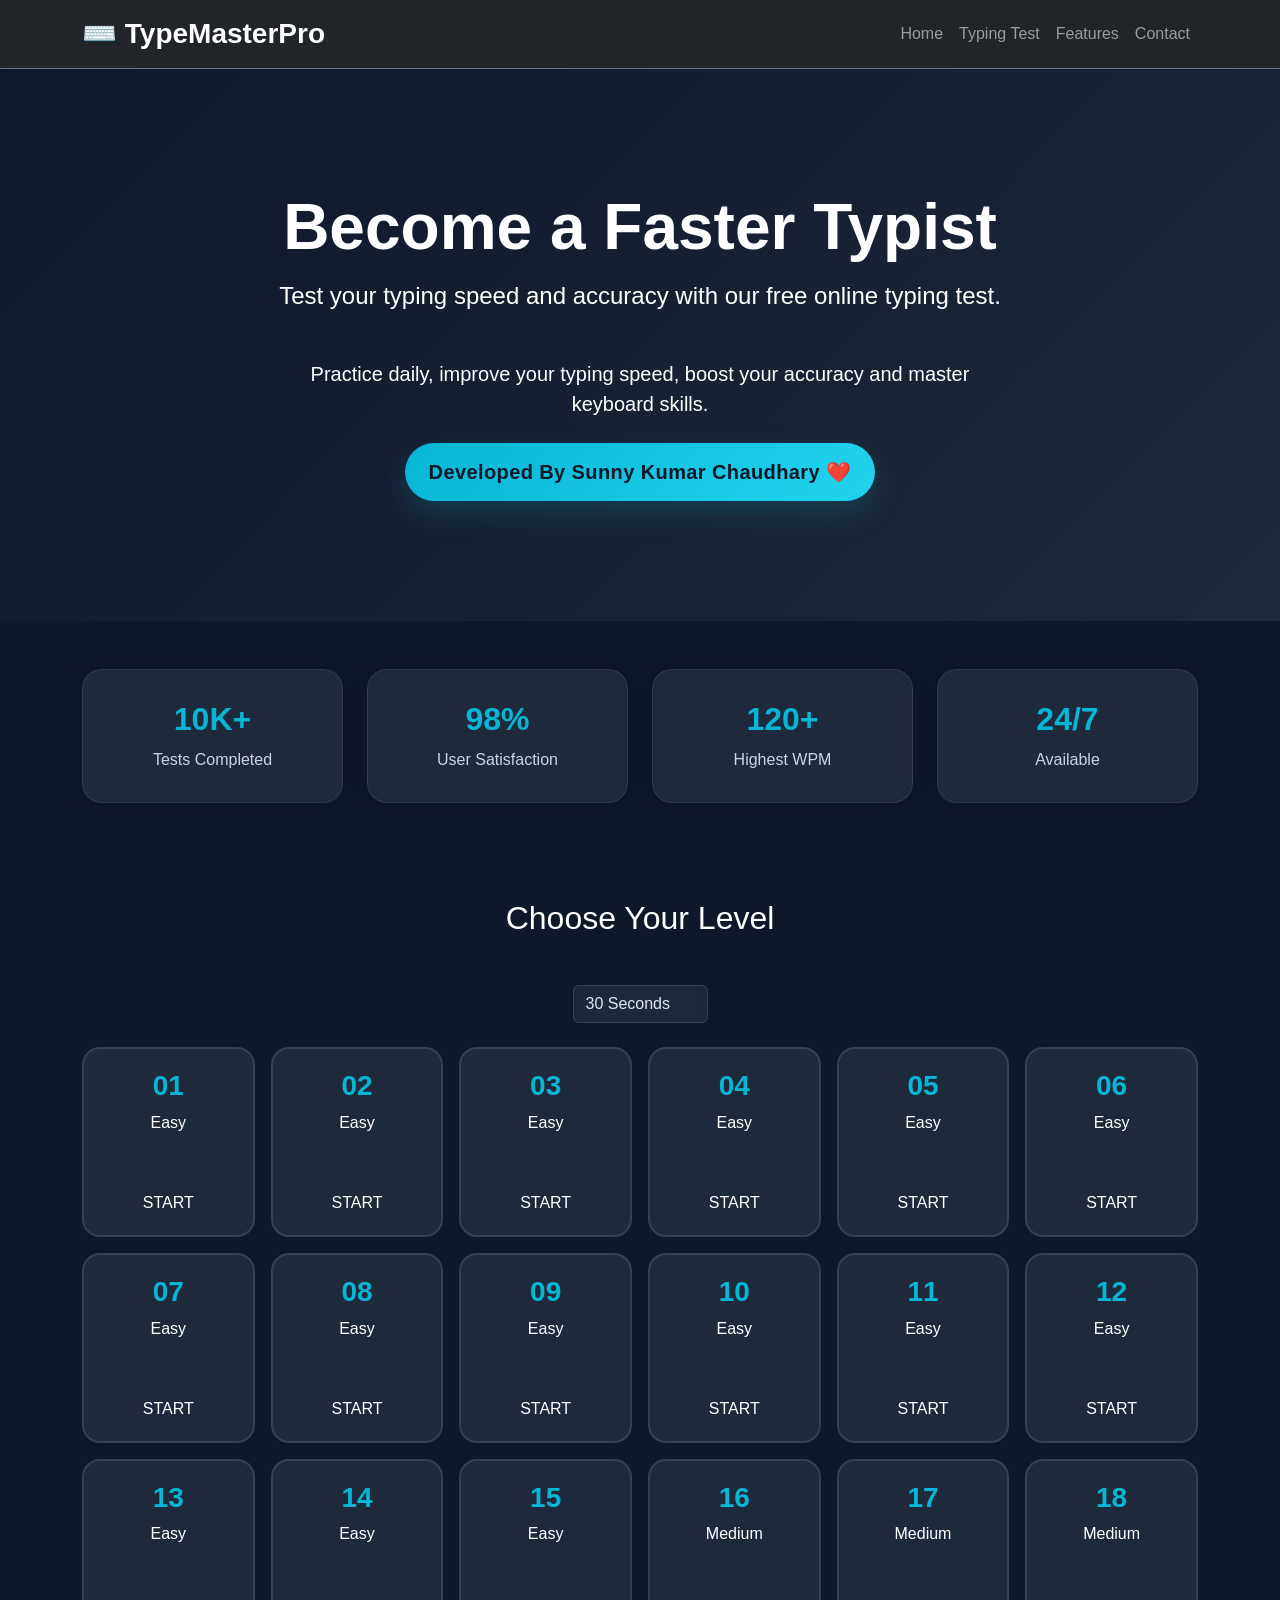
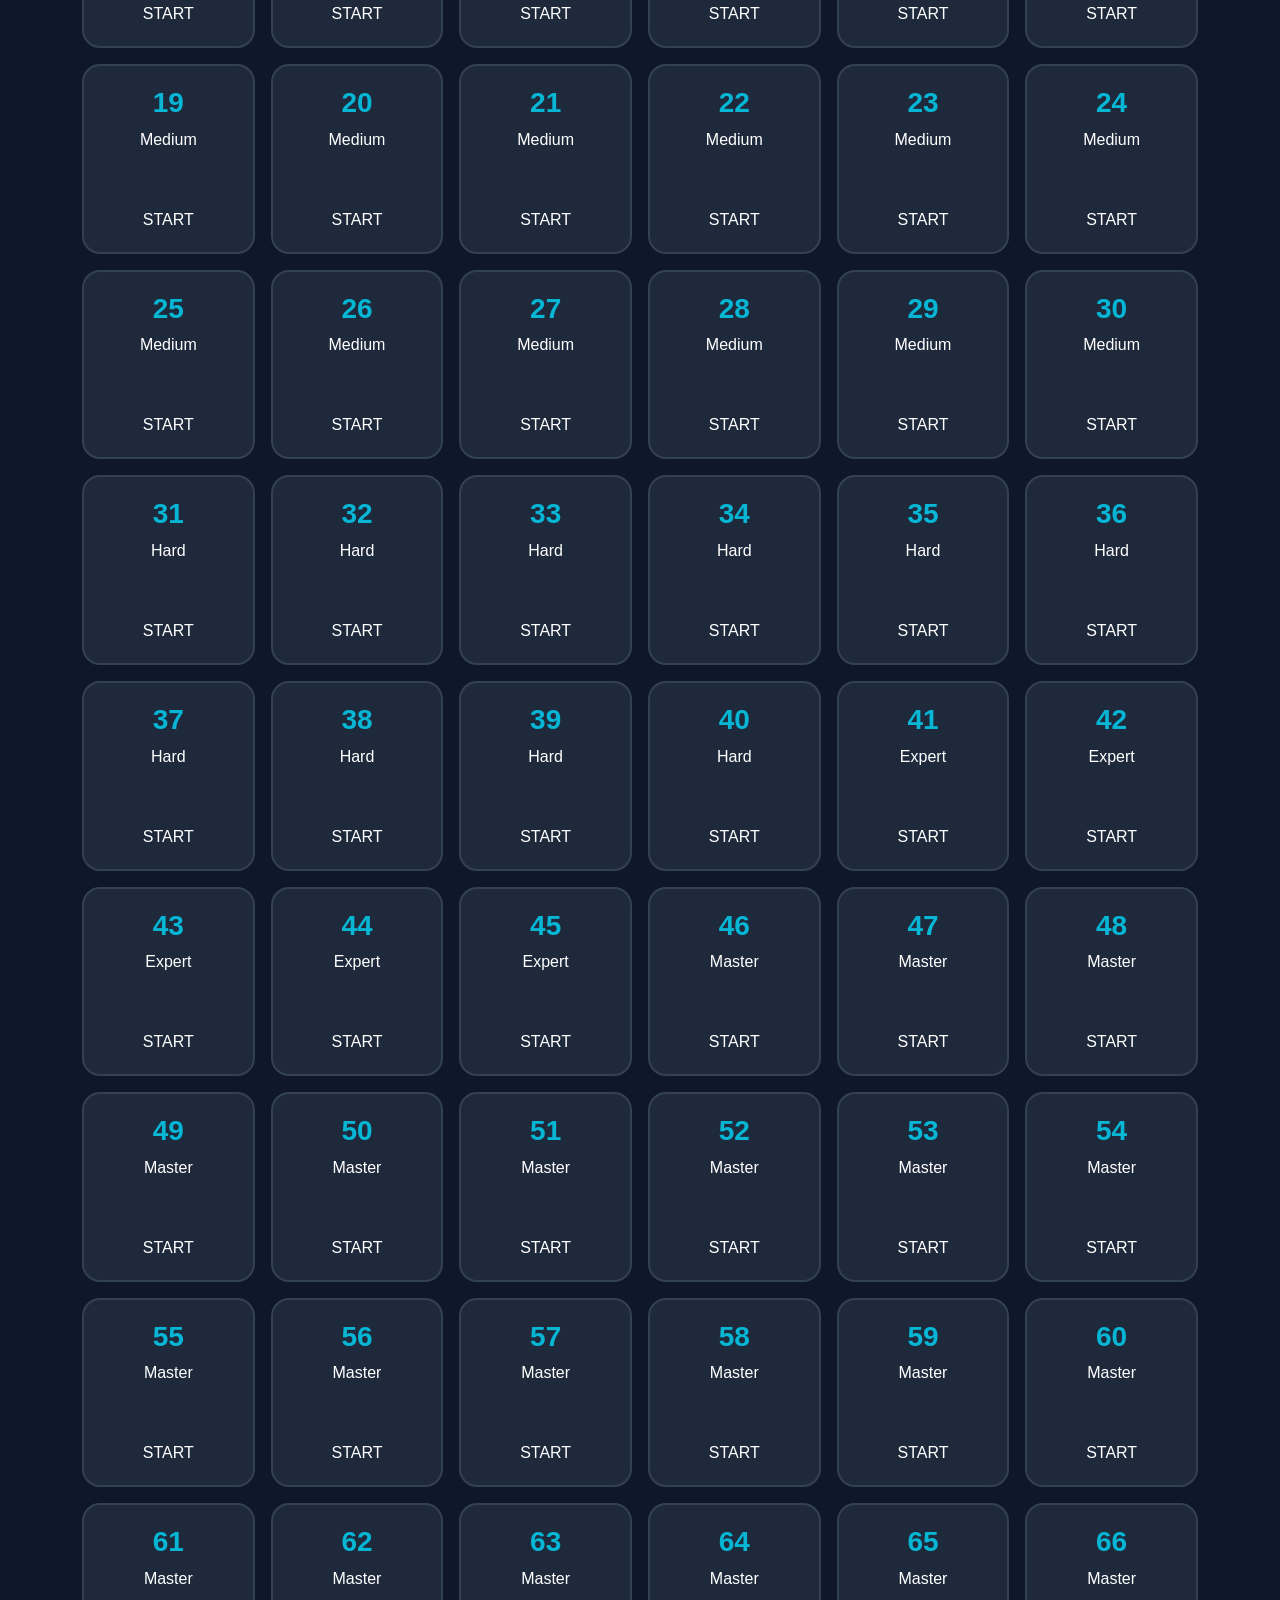
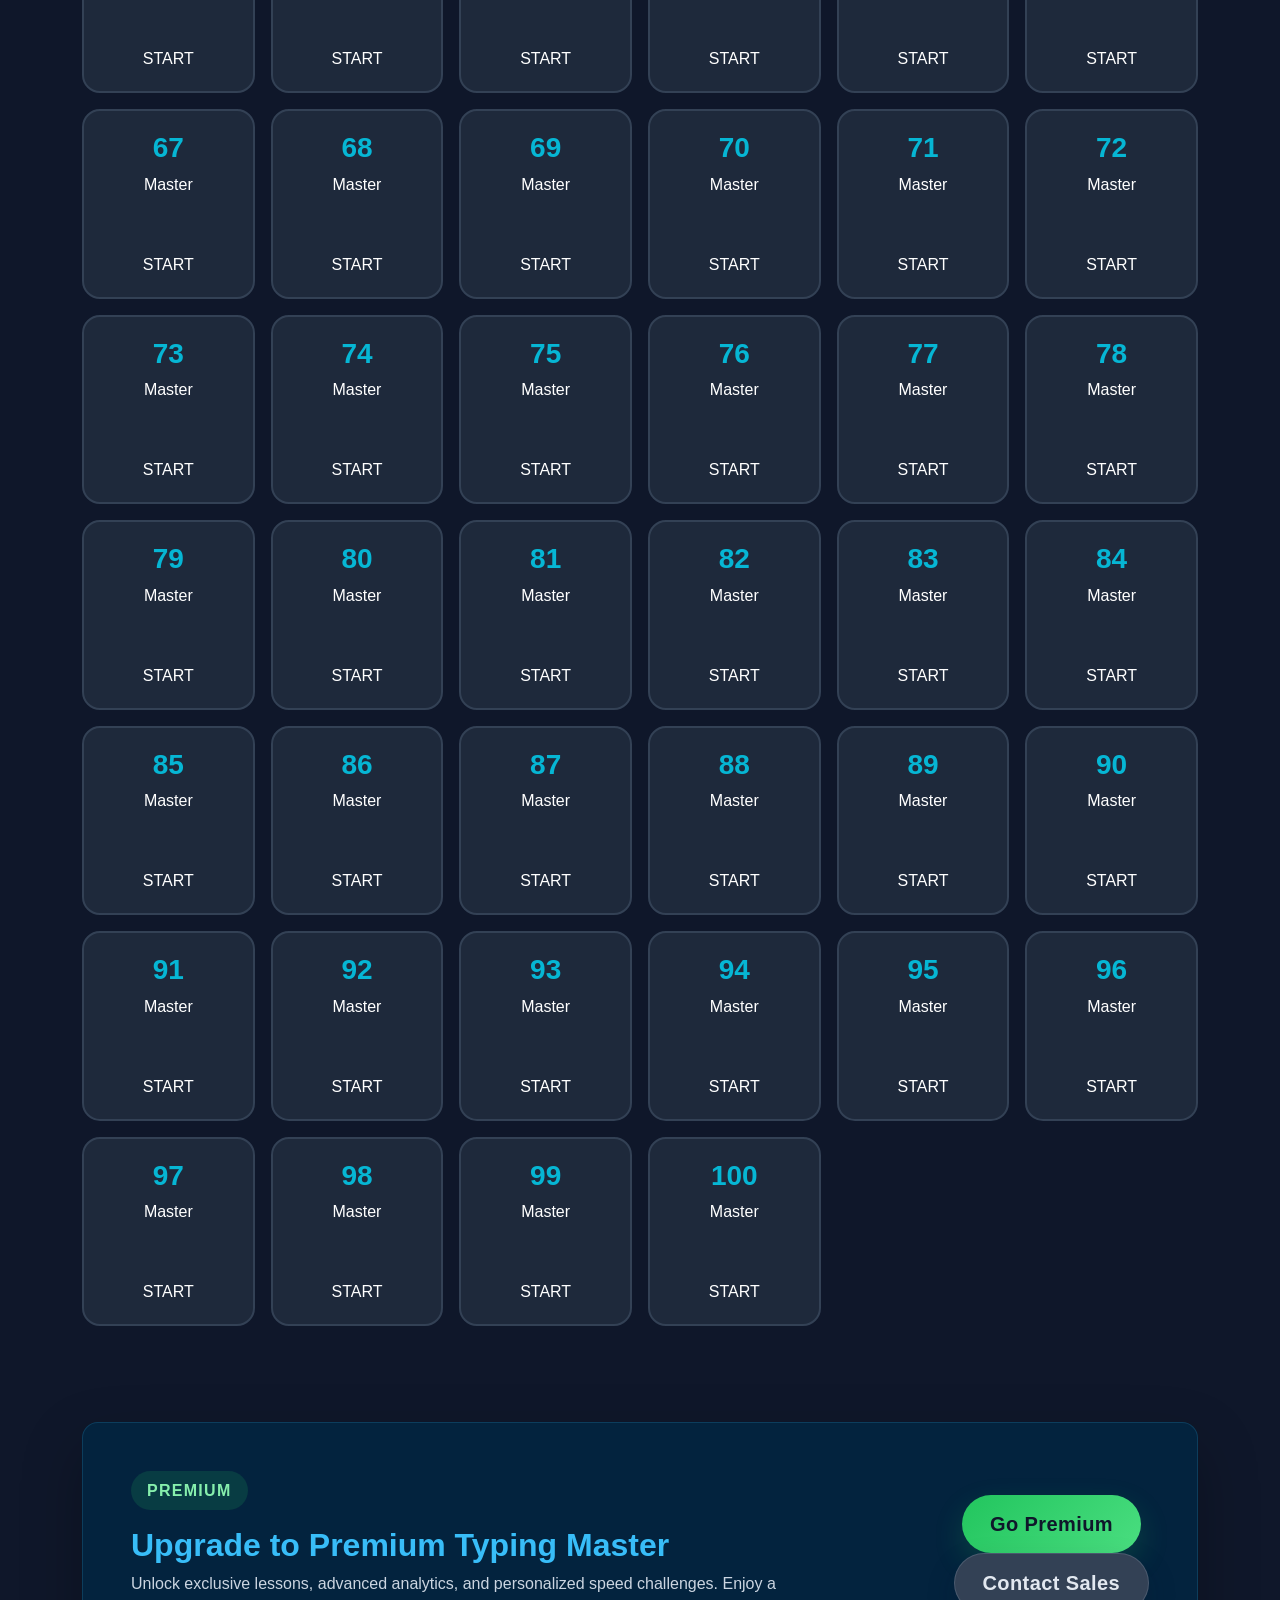
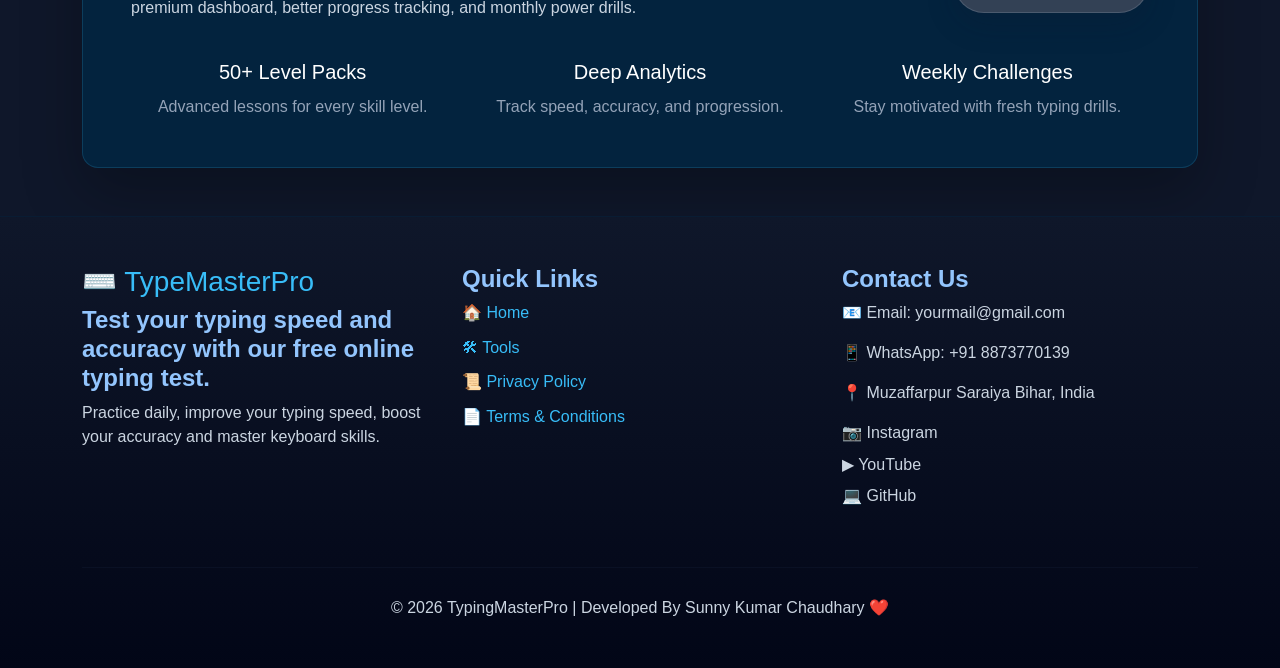
<file: index.html>
<!DOCTYPE html>
<html lang="en">

<head>
    <meta charset="UTF-8">
    <meta name="viewport" content="width=device-width, initial-scale=1.0">
    <title>TypingMasterPro</title>
    <link href="https://cdn.jsdelivr.net/npm/bootstrap@5.3.3/dist/css/bootstrap.min.css" rel="stylesheet">
    <link rel="stylesheet" href="style.css">
</head>

<body>
    <nav class="navbar navbar-expand-lg navbar-dark bg-dark border-bottom border-secondary">
        <div class="container">

            <a class="navbar-brand fw-bold fs-3" href="#">
                ⌨️ TypeMasterPro
            </a>

            <button class="navbar-toggler" data-bs-toggle="collapse" data-bs-target="#navMenu">
                <span class="navbar-toggler-icon"></span>
            </button>

            <div class="collapse navbar-collapse" id="navMenu">

                <ul class="navbar-nav ms-auto">

                    <li class="nav-item">
                        <a class="nav-link" href="#">Home</a>
                    </li>

                    <li class="nav-item">
                        <a class="nav-link" href="#typing-test">Typing Test</a>
                    </li>

                    <li class="nav-item">
                        <a class="nav-link" href="#features">Features</a>
                    </li>

                    <li class="nav-item">
                        <a class="nav-link" href="#contact">Contact</a>
                    </li>

                </ul>

            </div>

        </div>
    </nav>


    <section class="hero-section">

        <div class="container text-center">

            <h1 class="display-3 fw-bold mb-3">
                Become a Faster Typist
            </h1>
            
            <h2 class="h4 mb-4">
                Test your typing speed and accuracy with our free online typing test.
            </h2><br>
            <p class="lead mb-4">
                Practice daily, improve your typing speed,
                boost your accuracy and master keyboard skills.
            </p>

            <a href="#typing-test" class="btn btn-info btn-lg px-4">
               Developed By Sunny Kumar Chaudhary ❤️
            </a>

        </div>

    </section>
    <section class="py-5">
        <div class="container">

            <div class="row g-4">

                <div class="col-md-3">
                    <div class="stat-card text-center">
                        <h2>10K+</h2>
                        <p>Tests Completed</p>
                    </div>
                </div>

                <div class="col-md-3">
                    <div class="stat-card text-center">
                        <h2>98%</h2>
                        <p>User Satisfaction</p>
                    </div>
                </div>

                <div class="col-md-3">
                    <div class="stat-card text-center">
                        <h2>120+</h2>
                        <p>Highest WPM</p>
                    </div>
                </div>

                <div class="col-md-3">
                    <div class="stat-card text-center">
                        <h2>24/7</h2>
                        <p>Available</p>
                    </div>
                </div>

            </div>

        </div>
    </section>
    <!-- levels -->
    <section id="levels" class="py-5">

        <div class="container">

            <h2 class="text-center mb-5">
                Choose Your Level
            </h2>

            <div class="text-center mb-4 w-100">
                <select id="timeSelect" class="form-select w-auto mx-auto">
                    <option value="30">30 Seconds</option>
                    <option value="60">1 Minute</option>
                    <option value="120">2 Minutes</option>
                    <option value="300">5 Minutes</option>
                    <option value="600">10 Minutes</option>
                </select>
            </div>
            <div class="row g-3" id="levelsContainer"></div>

        </div>
      
    </section>
    
    <!-- test start -->
    <section id="typing-test" class="py-5" style="display:none;">

        <div class="container">

            <div class="typing-card">

                <h2 class="text-center mb-4">
                    Typing Speed Test
                </h2>

                <div id="paragraph" class="paragraph-box">

                    The quick brown fox jumps over the lazy dog.
                    

                </div>

                <textarea id="inputBox" class="form-control mt-4" rows="5" placeholder="Start typing here...">
            </textarea>

                <div class="row mt-4 text-center">

                    <div class="col-md-3">
                        <div class="info-box">
                            <h4 id="timer">60</h4>
                            <p>Timer</p>
                        </div>
                    </div>

                    <div class="col-md-3">
                        <div class="info-box">
                            <h4 id="wpm">0</h4>
                            <p>WPM</p>
                        </div>
                    </div>

                    <div class="col-md-3">
                        <div class="info-box">
                            <h4 id="accuracy">100%</h4>
                            <p>Accuracy</p>
                        </div>
                    </div>

                    <div class="col-md-3">
                        <div class="info-box">
                            <h4 id="mistakes">0</h4>
                            <p>Mistakes</p>
                        </div>
                    </div>

                </div>

            </div>
            <div id="testControls" class="text-center mt-4">
                <button id="restartBtn" class="btn btn-info btn-lg me-2">
                    🔄 Restart Test
                </button>
                <button id="homeBtn" class="btn btn-secondary btn-lg">
                    🏠 Back to Levels
                </button>
            </div>

            <div id="resultBox" class="info-box mt-4" style="display:none;">
                <h4>Test Results</h4>
                <p id="resultSummary" class="mb-0"></p>
                <button id="nextLevelBtn" class="btn btn-success mt-3 me-2" style="display:none;">
                    Next Level
                </button>
                <button id="backToLevelsBtn" class="btn btn-secondary mt-3">
                    Back to Levels
                </button>
            </div>
        </div>

    </section>

    <script>

        const paragraph =
            "The quick brown fox jumps over the lazy dog. Practice every day to improve your typing speed and accuracy.";

        const paragraphBox = document.getElementById("paragraph");
        const inputBox = document.getElementById("inputBox");
        const timeSelect = document.getElementById("timeSelect");
        const levelsContainer = document.getElementById("levelsContainer");

        const timerEl = document.getElementById("timer");
        const wpmEl = document.getElementById("wpm");
        const accuracyEl = document.getElementById("accuracy");
        const mistakesEl = document.getElementById("mistakes");
        const resultBox = document.getElementById("resultBox");
        const resultSummary = document.getElementById("resultSummary");
        const nextLevelBtn = document.getElementById("nextLevelBtn");
        const backToLevelsBtn = document.getElementById("backToLevelsBtn");
        const homeBtn = document.getElementById("homeBtn");
        const testControls = document.getElementById("testControls");

        const maxLevels = 100;

        let timeLeft = parseInt(timeSelect.value, 10) || 60;
        let timerStarted = false;
        let timer;
        let currentLevel = 1;
        let currentParagraph = 0;
        let paragraphs = [paragraph];
        let levelTypedChars = 0;
        let levelTypedWords = 0;
        let levelMistakes = 0;

        paragraphBox.innerText = paragraph;

        function getLevelLabel(level) {
            const tiers = ["Easy", "Easy", "Easy", "Medium", "Medium", "Medium", "Hard", "Hard", "Expert", "Master"];
            return tiers[Math.min(Math.floor((level - 1) / 5), tiers.length - 1)];
        }

        function getLevelTexts(level) {
            if (level >= 50) {
                const commonWords = [
                    "common", "word", "typing", "practice", "speed",
                    "test", "quick", "easy", "focus", "skill"
                ];
                const offset = (level - 50) % commonWords.length;
                const lines = [];
                for (let line = 0; line < 4; line++) {
                    const count = 5 + Math.floor((level - 50) / 10);
                    const text = [];
                    for (let i = 0; i < count; i++) {
                        text.push(commonWords[(offset + line + i) % commonWords.length]);
                    }
                    lines.push(text.join(" "));
                }
                return lines;
            }

            const words = [
                "asdf", "jkl;", "dad", "fad", "sad", "lad", "ask", "flask", "desk", "task",
                "type", "speed", "quick", "brown", "fox", "code", "test", "word", "fast", "flow"
            ];
            const sliceStart = (level - 1) % words.length;
            const lines = [];
            for (let line = 1; line <= 4; line++) {
                const count = 4 + line + Math.floor(level / 10);
                let text = [];
                for (let i = 0; i < count; i++) {
                    text.push(words[(sliceStart + i + level) % words.length]);
                }
                lines.push(text.join(" "));
            }
            return lines;
        }

        function renderLevelCards() {
            levelsContainer.innerHTML = "";
            for (let level = 1; level <= maxLevels; level++) {
                const card = document.createElement("div");
                card.className = "col-6 col-md-2";
                card.innerHTML = `
                    <div class="level-card" id="level-${level}" onclick="startLevel(${level})">
                        <h3>${String(level).padStart(2, '0')}</h3>
                        <p>${getLevelLabel(level)}</p>
                        <div class="stars"></div>
                        <div class="level-status">START</div>
                    </div>
                `;
                levelsContainer.appendChild(card);
            }
        }

        renderLevelCards();
        timerEl.innerText = formatTime(timeLeft);

        function formatTime(seconds) {
            const mins = Math.floor(seconds / 60);
            const secs = seconds % 60;
            return `${mins.toString().padStart(2, '0')}:${secs.toString().padStart(2, '0')}`;
        }

        function resetStats() {
            wpmEl.innerText = 0;
            accuracyEl.innerText = "100%";
            mistakesEl.innerText = 0;
            levelTypedChars = 0;
            levelTypedWords = 0;
            levelMistakes = 0;
            resultBox.style.display = "none";
            nextLevelBtn.style.display = "none";
            backToLevelsBtn.style.display = "none";
            testControls.style.display = "block";
            document.querySelector(".typing-card").style.display = "block";
        }

        function escapeHtml(text) {
            return text
                .replace(/&/g, "&amp;")
                .replace(/</g, "&lt;")
                .replace(/>/g, "&gt;");
        }

        function getCurrentLineText() {
            return paragraphs[currentParagraph] || "";
        }

        function normalizeText(text) {
            return text.replace(/\s+/g, " ").trim();
        }

        function normalizeTypedForLine(typed, expected) {
            const normalizedTyped = normalizeText(typed.replace(/\n/g, " "));
            const normalizedExpected = normalizeText(expected);
            return normalizedTyped === normalizedExpected ? normalizedTyped : typed.replace(/\n/g, " ");
        }

        function countLineMistakes(typed, expected) {
            const normalized = normalizeText(typed.replace(/\n/g, " "));
            const expectedText = normalizeText(expected);
            let mistakes = 0;
            const maxLen = Math.max(normalized.length, expectedText.length);
            for (let i = 0; i < maxLen; i++) {
                const typedChar = normalized[i] || "";
                const expectedChar = expectedText[i] || "";
                if (typedChar !== expectedChar) {
                    mistakes++;
                }
            }
            return mistakes;
        }

        function renderCurrentLine() {
            const line = getCurrentLineText();
            const typed = inputBox.value.replace(/\n/g, " ");
            const words = line.split(" ");
            const typedWords = typed.trim().split(/\s+/).filter(Boolean);
            const hasTrailingSpace = typed.endsWith(" ");
            let html = "";

            const rawIndex = typedWords.length === 0
                ? 0
                : hasTrailingSpace
                    ? typedWords.length
                    : typedWords.length - 1;
            const currentIndex = Math.min(rawIndex, words.length - 1);
            const currentTyped = typedWords[currentIndex] || "";

            words.forEach((word, index) => {
                let classes = ["word-span"];
                let content = escapeHtml(word);

                if (index < currentIndex) {
                    const completedWord = typedWords[index] || "";
                    if (completedWord === word) {
                        classes.push("correct");
                    } else {
                        classes.push("incorrect");
                    }
                } else if (index === currentIndex) {
                    classes.push("current-word");
                    const match = word.slice(0, currentTyped.length);
                    const typedCorrect = currentTyped === match;
                    if (!typedCorrect && currentTyped.length > 0) {
                        classes.push("incorrect");
                    }
                    const correctPart = escapeHtml(word.slice(0, currentTyped.length));
                    const remainingPart = escapeHtml(word.slice(currentTyped.length));
                    content = `<span class="typed-part">${correctPart}</span><span class="cursor"></span><span class="remaining-part">${remainingPart}</span>`;
                }

                html += `<span class="${classes.join(" ")}">${content}</span>`;
                if (index < words.length - 1) {
                    html += " ";
                }
            });

            paragraphBox.innerHTML = html;
        }

        function calculateStats() {
            const rawTyped = inputBox.value.replace(/\n/g, " ");
            const typed = normalizeText(rawTyped);
            const typedChars = rawTyped.length;
            const typedWords = typed.split(/\s+/).filter(Boolean).length;

            const elapsedSeconds = parseInt(timeSelect.value, 10) - timeLeft;
            const elapsedMinutes = elapsedSeconds > 0 ? elapsedSeconds / 60 : 0;
            const totalWords = levelTypedWords + typedWords;
            const wpm = elapsedMinutes > 0 ? Math.round(totalWords / elapsedMinutes) : 0;
            wpmEl.innerText = wpm;

            const mistakes = countLineMistakes(rawTyped, getCurrentLineText());
            mistakesEl.innerText = levelMistakes + mistakes;

            let totalChars = levelTypedChars + typedChars;
            let totalMistakes = levelMistakes + mistakes;
            let accuracy = 100;
            if (totalChars > 0) {
                accuracy = ((totalChars - totalMistakes) / totalChars) * 100;
            }
            accuracyEl.innerText = accuracy.toFixed(1) + "%";
        }

        function startTimer() {
            clearInterval(timer);
            timer = setInterval(() => {
                timeLeft--;
                timerEl.innerText = formatTime(timeLeft);

                if (timeLeft <= 0) {
                    stopTest();
                    calculateStats();
                    showResults();
                }
            }, 1000);
        }

        function stopTest() {
            clearInterval(timer);
            timerStarted = false;
            inputBox.disabled = true;
        }

        inputBox.addEventListener("input", () => {
            const rawTyped = inputBox.value.replace(/\n/g, " ");
            const typed = normalizeText(rawTyped);
            const currentLine = normalizeText(getCurrentLineText());

            if (!timerStarted && typed.length > 0) {
                startTimer();
                timerStarted = true;
            }

            calculateStats();
            renderCurrentLine();

            if (typed === currentLine && typed.length > 0) {
                const currentMistakes = countLineMistakes(rawTyped, currentLine);
                const currentWords = typed.split(/\s+/).filter(Boolean).length;

                levelTypedChars += rawTyped.length;
                levelTypedWords += currentWords;
                levelMistakes += currentMistakes;

                if (currentParagraph + 1 < paragraphs.length) {
                    currentParagraph++;
                    inputBox.value = "";
                    renderCurrentLine();
                    calculateStats();
                    inputBox.focus();
                } else {
                    stopTest();
                    calculateStats();
                    showResults();
                }
            }
        });

        document.getElementById("restartBtn").addEventListener("click", () => {
            if (currentLevel) {
                startLevel(currentLevel);
            } else {
                location.reload();
            }
        });

        nextLevelBtn.addEventListener("click", () => {
            if (currentLevel < maxLevels) {
                startLevel(currentLevel + 1);
            }
        });

        backToLevelsBtn.addEventListener("click", () => {
            stopTest();
            document.getElementById("typing-test").style.display = "none";
            document.getElementById("levels").style.display = "block";
            resultBox.style.display = "none";
        });

        homeBtn.addEventListener("click", () => {
            stopTest();
            document.getElementById("typing-test").style.display = "none";
            document.getElementById("levels").style.display = "block";
            resultBox.style.display = "none";
        });

        const levelTexts = {
            1: [
                "asdf jkl;",
                "asdf jkl; asdf jkl;",
                "asdf jkl; asdf jkl; asdf jkl;",
                "asdf jkl; asdf jkl; asdf jkl; asdf jkl;"
    ],
    2: [
        "fads jall",
        "flak lads sad; dask",
        "sals flash gash half glad",
        "dash jaf; asks gads glass asdfg hjkl;"
    ],
    3: [
        "alfa dash",
        "slag fall gash jall",
        "adds dask shad fads jalk",
        "lash glad flak asks flask gals half dahl"
    ],
    4: [
        "laks fad;",
        "lash slad gash flash",
        "glass shall salad flasks alfalfa",
        "salad flash glass shall salad flasks alfalfa salad"
    ],
    5: [
        "a s d f",
        "j k l ; a s",
        "d f j k l ; ffaa ssdd",
        "ddkk ll;; ggjj hh;; asdf jkl; asdfg hjkl;"
    ],
    6: [
        "has gas",
        "dad fad lad sad",
        "ask glass fall all shallow gash",
        "dahl kal; flask shall glad gald dash jask"
    ],
    7: [
        "saff jall",
        "fads dask slag alfalfa",
        "salad flask glass hall gash half",
        "dash lads sad; dask sals flash gash half"
    ],
    8: [
        "dash jaf;",
        "asks gads glass alfa",
        "dash slag fall gash jall adds",
        "dask shad fads jalk lash glad flak asks"
    ],
    9: [
        "gals half",
        "dahl laks fad; lash",
        "slad gash flash glass shall salad",
        "flasks alfalfa salad hall gash half glad dash jaf;"
    ],
    10: [
        "asdfg hjkl;",
        "lkjhg fdsa asdfg hjkl;",
        "lkjhg fdsa asdfg ffaa ssdd ddkk",
        "ll;; ggjj hh;; a s d f j k l ;"
    ],
    11: [
        "qwer uiop",
        "qwer uiop qwer uiop",
        "quiet write route power outer paper",
        "prior type upper tower tight puppy retry equity"
    ],
    12: [
        "pour wire",
        "true root pity pure",
        "poet port tree trip tour rope",
        "proper polite report quite wrote party title error"
    ],
    13: [
        "your white",
        "world yield write quote",
        "proper equip properly outer power layout",
        "update tired row tow row toe row top row"
    ],
    14: [
        "put out",
        "put out put out",
        "try to try to try to",
        "try to try you are you are you"
    ],
    15: [
        "wire peer",
        "tire root pre; type",
        "writer wire power paper priority property",
        "properly proper piece proud quiet quiet route outer"
    ],
    16: [
        "query queue",
        "quick quiet pity poet",
        "port pour power proxy pull fully",
        "we write words daily to practice typing fast"
    ],
    17: [
        "our team",
        "will update the power",
        "layout today your report is quite",
        "correct and properly written please pure water into"
    ],
    18: [
        "top row",
        "layout has letters qwer",
        "and uiop try to type every",
        "word without any error young people are working"
    ],
    19: [
        "worry less",
        "and practice more to",
        "build speed quite route power outer",
        "paper prior poetry power type upper tower tight"
    ],
    20: [
        "your white",
        "world yield write quote",
        "proper true equip properly outer power",
        "layout update tired now quiet write route power"
    ],

    21: [
        "zxcv m,./",
        "zxcv m,./ zxcv m,./",
        "zinc voice micro bonus civic cover",
        "comic move zone mixer zebra maximum convex curve"
    ],
    22: [
        "bunch curve",
        "mixed mimic ozone cover",
        "boxy zxcvb nm,./ zxcvb nm,./",
        "zxcvb nm,./ zxcvb can man van ban"
    ],
    23: [
        "ran tan",
        "pan map map new",
        "now net not nut net new",
        "now net box vox cox fox box vox"
    ],
    24: [
        "zinc voice",
        "micro bonus civic cover",
        "comic move zone mixer zebra maximum",
        "convex curve bunch curve mixed mimic ozone cover"
    ],
    25: [
        "come back",
        "home now because we",
        "need you never make a mistake",
        "while typing this sentence can you move that"
    ],
    26: [
        "zinc is",
        "a metal and ozone",
        "is a gas maximum speed can",
        "be achieved with pure focus voice control is"
    ],
    27: [
        "very cool",
        "modern feature comic books",
        "are very funny and interesting too",
        "zebra is an animal with black and white"
    ],
    28: [
        "zxcv m,./",
        "zinc voice micro bonus civic",
        "cover comic move zone mixer zebra",
        "maximum convex curve bunch curve mixed mimic ozone"
    ],
    29: [
        "can man",
        "van ban ran tan pan",
        "map map new now net not",
        "nut net new now net box vox cox"
    ],
    30: [
        "fox box",
        "vox cox fox box come",
        "back home now because we need",
        "you never make a mistake while typing this"
    ],

    31: [
        "the quick",
        "brown fox jumps over",
        "lazy dog pack my box with",
        "five dozen liquor jugs crazy fredrick bought many"
    ],
    32: [
        "very big",
        "lamps six big devils from",
        "japan quickly forgot how to dance",
        "jackie will prove that my big quiz is"
    ],
    33: [
        "heavy boxes",
        "contain five dozen jugs of",
        "pink wine the five boxing wizards",
        "jump quickly and very high we promptly judged"
    ],
    34: [
        "antique ivory",
        "buckles for the next prize",
        "the quick brown fox jumps over",
        "lazy dog pack my box with five dozen"
    ],
    35: [
        "typing every",
        "single letter builds incredible",
        "muscle memory you must practice daily",
        "to achieve high speed goals focus entirely on"
    ],
    36: [
        "accuracy before",
        "you try to rush every",
        "expert was once a beginner who",
        "never quit quick movement of fingers is necessary"
    ],
    37: [
        "keep your",
        "wrists up and straight for",
        "comfort always do not look at",
        "the keyboard while practicing here your brain will"
    ],
    38: [
        "automatically remember",
        "all key placements the quick",
        "brown fox jumps over lazy dog pack",
        "my box with five dozen liquor jugs typing"
    ],
    39: [
        "crazy fredrick",
        "bought many very big lamps",
        "six big devils from japan quickly",
        "forgot how to dance focus entirely on accuracy"
    ],
    40: [
        "jackie will",
        "prove that my big quiz",
        "is completely wrong heavy boxes contain",
        "five dozen jugs of pink wine quick movement"
    ],

    41: [
        "The Quick",
        "Brown Fox Jumps Over",
        "Lazy Dog Rahul and Aman are",
        "working on a new Project New Delhi is"
    ],
    42: [
        "12345 67890",
        "12345 67890 12345 67890",
        "98765 43210 98765 43210 98765 43210",
        "10 20 30 40 50 60 70 80 90 100"
    ],
    43: [
        "The total",
        "budget for this project is",
        "5000 dollars We have received 12",
        "laptops and 45 new chairs The meeting"
    ],
    44: [
        "User login",
        "successful at 12:45 PM from",
        "IP 192.168.1.1 There are 24 hours",
        "in a day and 60 minutes in an"
    ],
    45: [
        "The price",
        "of this product increased by",
        "15 percent recently Please call us",
        "on +91 98765 43210 for help John"
    ],
    46: [
        "Error code",
        "#404 at line number 982",
        "Please login with User_ID admin@2026 for",
        "system access Total budget is $5,432 with"
    ],
    47: [
        "Coding in",
        "JavaScript and Python is very",
        "exciting process The Quick Brown Fox",
        "Jumps Over Lazy Dog always Rahul and"
    ],
    48: [
        "New Delhi",
        "is the beautiful capital city",
        "of India today 12345 67890",
        "12345 67890 test 98765 43210 done"
    ],
    49: [
        "We have",
        "received 12 laptops and 45",
        "new chairs here India won the cricket",
        "match by 7 wickets today match User"
    ],
    50: [
        "Please call",
        "us on +91 98765 43210",
        "for emergency help John Doe born on",
        "15th August 1947 has fixed all errors"
    ],
    51: [
        "the quick",
        "brown fox jumps over",
        "a lazy dog very quickly",
        "pack my box with five dozen liquor jugs"
    ],
    52: [
        "crazy fredrick",
        "bought many very big lamps",
        "six big devils from japan quickly",
        "forgot how to dance on the stage today"
    ],
    53: [
        "the five boxing",
        "wizards jump quickly and high",
        "jackie will prove that my big",
        "quiz is completely wrong and very bad"
    ],
    54: [
        "heavy boxes",
        "contain five dozen jugs of",
        "pink wine while the five boxing",
        "wizards jump quickly over the lazy dog"
    ],
    55: [
        "we promptly",
        "judged antique ivory buckles for",
        "the next prize which was quite",
        "amazing for the young smart boy here"
    ],
    56: [
        "all alphabets",
        "from a to z are included",
        "in this quick brown fox jumps",
        "over the lazy dog to practice typing"
    ],
    57: [
        "pack my box",
        "with five dozen liquor jugs",
        "crazy fredrick bought many very big",
        "lamps for the upcoming party next week"
    ],
    58: [
        "six big devils",
        "from japan quickly forgot how",
        "to dance on the modern floor",
        "jackie will prove that my quiz is wrong"
    ],
    59: [
        "heavy boxes",
        "contain five dozen jugs of",
        "pink wine the five boxing wizards",
        "jump quickly and very high right now"
    ],
    60: [
        "we promptly",
        "judged antique ivory buckles for",
        "the next prize which was quite",
        "amazing for the young smart boys today"
    ],

    61: [
        "a quick movement",
        "of the enemy will jeopardize",
        "six large power vessels quite fast",
        "brave boys always find good zinc mixer"
    ],
    62: [
        "jovial expat",
        "kings wisely quiz each crazy",
        "form of bold new dynamic software",
        "the dynamic wizard provided high quality juice"
    ],
    63: [
        "gazing back",
        "at the modern building layout",
        "we noticed five very unique onyx",
        "jewelry pieces fixed with top quality craftsmanship"
    ],
    64: [
        "jack fixed",
        "the big leaky water valve",
        "with a proper heavy bronze monkey",
        "wrench which was quite old and rusty"
    ],
    65: [
        "the big prize",
        "was quickly won by the",
        "clever boy who solved every complex",
        "puzzle from the modern database management book"
    ],
    66: [
        "pack my box",
        "with five dozen liquor jugs",
        "the quick brown fox jumps over",
        "the lazy dog to complete typing task"
    ],
    67: [
        "crazy fredrick",
        "bought many very big lamps",
        "six big devils from japan quickly",
        "forgot how to dance on the floor"
    ],
    68: [
        "the five boxing",
        "wizards jump quickly and high",
        "jackie will prove that my big",
        "quiz is completely wrong and very bad"
    ],
    69: [
        "heavy boxes",
        "contain five dozen jugs of",
        "pink wine while the five boxing",
        "wizards jump quickly over the lazy dog"
    ],
    70: [
        "we promptly",
        "judged antique ivory buckles for",
        "the next prize which was quite",
        "amazing for the young smart boy here"
    ],
    71: [
        "Astronomers discovered an enigmatic, glowing exoplanet swirling beyond the Milky Way galaxy.",
        "The ancient pharaoh's labyrinth contained mysterious hieroglyphics carved deeply into quartz pillars.",
        "Quantum computing algorithms can process complex, multi-dimensional encryption keys in milliseconds.",
        "A hyperactive chimpanzee quickly snatched the golden, diamond-crusted watch from a tourist."
    ],
    72: [
        "Cybersecurity experts successfully neutralized a highly sophisticated, multi-vector ransomware attack yesterday.",
        "Deep-sea oceanographers explored a hazardous underwater trench teeming with bizarre, bioluminescent creatures.",
        "The eccentric billionaire unexpectedly announced a massive, multi-billion-dollar expedition to Mars.",
        "Meticulous psychological profiling reveals fascinating insights into human decision-making under high stress."
    ],
    73: [
        "Volcanic eruptions generated colossal plumes of toxic ash that blanketed the entire metropolitan area.",
        "Medieval knights defended the fortified stone fortress using heavy, customized iron trebuchets.",
        "Artificial intelligence networks are rapidly generating hyper-realistic, high-resolution digital artwork.",
        "A fearless acrobat executed a death-defying, double-backflip maneuver high above the crowded stadium."
    ],
    74: [
        "Biomedical engineers developed an innovative, microscopic nanotechnology capsule to destroy cancer cells.",
        "The prestigious international orchestra delivered a breathtaking, world-class symphony performance last night.",
        "Subterranean cave explorers uncovered prehistoric, frozen artifacts dating back to the last Ice Age.",
        "A chaotic traffic jam completely gridlocked thirty-five blocks of downtown Manhattan during peak hours."
    ],
    75: [
        "Renowned archaeologists excavated a long-lost, magnificent golden temple hidden deep inside Cambodian jungles.",
        "Advanced macroeconomic forecasting models predict unprecedented financial growth for emerging global markets.",
        "An anonymous hacker leaked highly confidential, top-secret government documents regarding climate research.",
        "Wild Siberian tigers gracefully navigated across the treacherous, snow-covered mountain ridges."
    ],
    76: [
        "Organic chemistry professors conducted a groundbreaking experiment on synthetic molecular stabilization bonds.",
        "The competitive, high-altitude drone race required extreme precision maneuvers through narrow canyons.",
        "Investigative journalists exposed a massive, corrupt corporate scandal involving international money laundering.",
        "A majestic, century-old humpback whale breached spectacularly near the crowded tourist cruise ship."
    ],
    77: [
        "Legendary samurai warriors practiced disciplined swordsmanship techniques under blooming cherry blossom trees.",
        "Next-generation aerospace engineers successfully launched a reusable, liquid-fueled rocket propulsion prototype.",
        "Fascinating anthropological studies explore how isolated Amazonian tribes utilize rare medicinal plants.",
        "A sudden, violent thunderstorm shattered several fragile glass windows of the historic skyscraper."
    ],
    78: [
        "Talented graphic designers curated a stunning, highly interactive virtual reality art exhibition.",
        "The complex, multi-layered criminal investigation spanned across seven different European law agencies.",
        "Rare astronomical alignments will create a spectacular, once-in-a-century total solar eclipse tomorrow.",
        "Determined extreme mountaineers successfully summited the hazardous, ice-encrusted peak without supplementary oxygen."
    ],
    79: [
        "Revolutionary gene-editing technologies like CRISPR could potentially eradicate hereditary diseases forever.",
        "The elite secret service squad neutralized a dangerous, high-profile hostage situation flawlessly.",
        "Centuries-old pirate shipwrecks at the ocean floor hold immense treasures of gold bullion.",
        "A highly infectious, enthusiastic laughter echoed throughout the crowded comedy club pavilion."
    ],
    80: [
        "Mastering complex data visualizations empowers business executives to make data-driven decisions rapidly.",
        "The world's largest geothermal power plant generates clean, sustainable electricity for millions.",
        "A mysterious, unidentified flying object hovered silently over the desolate Nevada desert landscape.",
        "Brilliant structural architects designed an earthquake-resistant, eco-friendly luxury residential tower."
    ],

    81: [
        "const dbClient = await MongoClient.connect(process.env.MONGO_URI, { poolSize: 50 });",
        "let payloadData = Buffer.from(request.body.cipherText, 'base64').toString('ascii');",
        "if (payloadData.includes('ACCESS_GRANTED')) { initiateSystemBoot(); } else { abort(403); }",
        "export const cryptoKey = await crypto.subtle.generateKey({ name: \"AES-GCM\", length: 256 });"
    ],
    82: [
        "import { configureStore } from '@reduxjs/toolkit'; import rootReducer from './slices';",
        "const globalStore = configureStore({ reducer: rootReducer, devTools: process.env.NODE_ENV !== 'production' });",
        "globalStore.subscribe(() => console.info(`[State Update]: ${globalStore.getState().auth.userId}`));",
        "document.querySelectorAll('.terminal-row-input').forEach(element => element.classList.add('active'));"
    ],
    83: [
        "class BlockchainNode extends NetworkProtocol { constructor(ip, port) { super(ip); this.ledger = []; } }",
        "const localNode = new BlockchainNode('192.168.43.10', 8080); Object.preventExtensions(localNode);",
        "try { await localNode.synchronizeBlocks(); } catch (syncError) { logger.error(`Sync failed: ${syncError.stack}`); }",
        "let dynamicToken = jwt.sign({ role: 'Super_Admin' }, process.env.JWT_SECRET, { expiresIn: '1h' });"
    ],
    84: [
        "{\"docker-compose\": {\"version\": \"3.8\", \"services\": {\"web_server\": {\"image\": \"nginx:alpine\"}}}}",
        "{\"environment\": [\"NODE_ENV=production\", \"PORT=5000\"], \"ports\": [\"80:80\", \"443:443\"], \"restart\": \"always\"}",
        "API Endpoint test: curl -X POST -H \"Authorization: Bearer XyZ79#\" https://dev.net",
        "Terminal command: sudo systemctl restart systemd-networkd.service && tail -f /var/log/syslog"
    ],
    85: [
        "const checkLeapYear = (year) => (year % 4 === 0 && year % 100 !== 0) || (year % 400 === 0);",
        "let luckyNumbers = Array.from({ length: 10 }, () => Math.floor(Math.random() * 100) + 1);",
        "console.log(`Execution Time: ${(performance.now() - startTime).toFixed(4)} milliseconds.`);",
        "for (let userItem of activeSessionMap.values()) { sendRealtimeNotification(userItem.socketId); }"
    ],
    86: [
        "{\"payment_gateway\": {\"provider\": \"Stripe\", \"currency\": \"INR\", \"amount_cents\": 450000},",
        "\"customer\": {\"email\": \"rahul_dev@github.io\", \"phone\": \"+91-9988776655\", \"verified\": true},",
        "\"meta\": {\"coupon_code\": \"TYPING_MASTER_50\", \"discount_percentage\": 15.50, \"tax_id\": \"GSTIN9821\"},",
        "\"status_history\": [{\"timestamp\": 1719123456, \"event\": \"charge.succeeded\", \"source\": \"webhook\"}]}"
    ],
    87: [
        "if (passwordString.match(/^(?=.*[a-z])(?=.*[A-Z])(?=.*\\d)(?=.*[@$!%*?&])[A-Za-z\\d@$!%*?&]{12,}$/)) {",
        "  globalValidationStatus = true; updateSecurityIndicatorStrength('EXCELLENT_SECURE_HASH');",
        "} else { throw new Error(\"Security Exception: Password parameter violates corporate policy requirements!\"); }",
        "const encryptedPayload = cryptoModule.publicEncrypt(publicKeyCertificate, Buffer.from(plainTextData));"
    ],
    88: [
        "import pandas as pd; import numpy as np; dataset = pd.read_csv('/data/global_analytics.csv');",
        "cleaned_matrix = dataset.dropna(subset=['revenue_usd']).replace([np.inf, -np.inf], np.nan);",
        "correlation_coefficient = cleaned_matrix['marketing_spend'].corr(cleaned_matrix['total_conversions']);",
        "print(f\"[Data Insights]: Calculated Pearson Correlation R-value equals: {correlation_coefficient:.4f}\");"
    ],
    89: [
        "const expressApp = require('express')(); const httpProtocol = require('http').createServer(expressApp);",
        "const websocketServer = require('socket.io')(httpProtocol, { cors: { origin: \"*\", methods: [\"GET\"] } });",
        "websocketServer.on('connection', (clientSocket) => { clientSocket.join(`room_${clientSocket.handshake.query.id}`); });",
        "httpProtocol.listen(process.env.PORT || 3000, () => { console.log('Cluster thread spawned successfully.'); });"
    ],
    90: [
        "git remote add origin https://github.com",
        "git checkout -b feature/advanced-wpm-accuracy-calculation-engine-v3 --track origin/main",
        "npm install --save-dev typescript @types/node @typescript-eslint/eslint-plugin eslint prettier",
        "npx tsc --init --target es2022 --module commonjs --skipLibCheck true --forceConsistentCasingInFileNames"
    ],

    91: [
        "The philosophical concept of existentialism emphasizes individual freedom, absolute choice, and personal responsibility.",
        "Socrates famously claimed that an unexamined life is fundamentally not worth living for any human being.",
        "Contemplating the vastness of our infinite cosmic universe often triggers profound waves of deep introspection.",
        "Human consciousness remains one of the most baffling, unsolved scientific mysteries in contemporary neurological research."
    ],
    92: [
        "Macroeconomic stability requires a delicate, perfectly balanced equilibrium between fiscal policies and market dynamics.",
        "Unchecked hyperinflation can rapidly collapse a nation's financial framework, destroying civilian purchasing power completely.",
        "Central banking committees closely monitor fluctuating interest rates to prevent catastrophic global economic recessions.",
        "Strategic diversification of investment portfolios effectively mitigates potential risks during volatile market liquidations."
    ],
    93: [
        "The magnificent, snow-capped Himalayan peaks attract thousands of courageous, elite mountaineers every single season.",
        "Navigating treacherous glacial crevasses demands flawless coordination, immense physical stamina, and high-quality safety gear.",
        "Standing atop Mount Everest offers an awe-inspiring, panoramic view of our planet's curved atmospheric horizon.",
        "Tragically, unpredictable avalanches frequently threaten the lives of even the most experienced high-altitude explorers."
    ],
    94: [
        "Marine biologists discovered an extraordinarily resilient ecosystem thriving near scorching hydrothermal vents deep inside oceans.",
        "Superheated mineral water spewing from the Earth's crust fuels a unique, non-photosynthetic chemosynthetic food chain.",
        "Bizarre giant tube worms and prehistoric blind crabs populate these dark, high-pressure abyssal environments completely.",
        "Studying these extreme lifeforms provides invaluable clues about potential extraterrestrial organisms on icy Jovian moons."
    ],
    95: [
        "The Renaissance period sparked a phenomenal cultural explosion of revolutionary artistic techniques across European nations.",
        "Leonardo da Vinci's masterful notebooks seamlessly blended advanced mechanical engineering concepts with sublime oil paintings.",
        "Michelangelo painstakingly sculpted stunning, hyper-realistic human anatomy structures from cold blocks of Carrara marble.",
        "This pivotal historical era permanently shifted human civilization away from medieval dogmas toward scientific humanism."
    ],
    96: [
        "Quantum mechanics describes a counter-intuitive subatomic realm where particles can exist in multiple places simultaneously.",
        "The famous Schrodinger's cat thought experiment illustrates the bizarre paradoxes of quantum state superposition theories.",
        "Entangled photons can instantly communicate state changes across vast distances, defying classical Newtonian physics rules.",
        "Developing stable, fault-tolerant quantum computers will completely revolutionize modern data cryptography systems worldwide."
    ],
    97: [
        "Sustainable urban architecture focuses on building energy-efficient skyscrapers integrated with massive vertical community gardens.",
        "Advanced solar panels and micro wind turbines harvest renewable energy to power automated water recycling networks.",
        "Utilizing cross-laminated timber instead of heavy carbon-intensive concrete drastically reduces structural greenhouse gas emissions.",
        "These futuristic green metropolises aim to achieve total carbon neutrality while enhancing human psychological well-being."
    ],
    98: [
        "A compelling, well-crafted fictional novel transports avid readers into intricately detailed, highly immersive imaginary realms.",
        "Developing complex, multi-dimensional characters requires subtle psychological realism blended with dramatic storytelling arcs.",
        "The profound emotional catharsis experienced at a masterpiece story's climax leaves an indelible mark on readers.",
        "Literature serves as a timeless cultural bridge, connecting human experiences across different historical generations seamlessly."
    ],
    99: [
        "The complex biochemical process of photosynthesis transforms solar radiation into vital, life-sustaining chemical energy.",
        "Chlorophyll molecules within plant cells capture specific wavelengths of light to split water atoms efficiently.",
        "This intricate reactions sequence releases pure oxygen into our atmosphere while synthesizing essential glucose nutrients.",
        "Without this foundational biological phenomenon, complex multicellular terrestrial life on Earth could never have evolved."
    ],
    100: [
        "Congratulations on successfully triumphing over this absolute masterpiece of advanced computational touch typing challenges!",
        "You have definitively cultivated incredible finger dexterity, flawless kinetic muscle memory, and unparalleled typing accuracy limits.",
        "Your unwavering discipline throughout these hundred unique, high-vocabulary lessons separates you from ordinary computer operators.",
        "Maintain this supreme level of professional elite performance by continuously executing clean, rhythmic keystrokes forever!"
    ]

        };

        function startLevel(level) {
            currentLevel = level;
            paragraphs = levelTexts[level] || getLevelTexts(level);
            currentParagraph = 0;

            timeLeft = parseInt(timeSelect.value, 10) || 60;
            timerEl.innerText = formatTime(timeLeft);
            resetStats();
            clearInterval(timer);
            inputBox.value = "";
            inputBox.disabled = false;
            renderCurrentLine();

            document.getElementById("levels").style.display = "none";
            document.getElementById("typing-test").style.display = "block";
            resultBox.style.display = "none";
            testControls.style.display = "block";
            document.querySelector(".typing-card").style.display = "block";
            inputBox.focus();
        }

        function showResults() {
            const finalAccuracy = parseFloat(accuracyEl.innerText) || 0;
            const finalWpm = wpmEl.innerText || 0;
            const finalMistakes = mistakesEl.innerText || 0;

            resultSummary.innerHTML =
                "<div class=\"result-summary\">" +
                "<p><strong>WPM:</strong> " + finalWpm + "</p>" +
                "<p><strong>Accuracy:</strong> " + finalAccuracy.toFixed(1) + "%</p>" +
                "<p><strong>Mistakes:</strong> " + finalMistakes + "</p>" +
                "</div>";

            document.getElementById("typing-test").style.display = "none";
            testControls.style.display = "none";
            resultBox.style.display = "block";
            nextLevelBtn.style.display = currentLevel < maxLevels ? "inline-block" : "none";
            backToLevelsBtn.style.display = "inline-block";
            updateLevelCard(currentLevel, finalAccuracy);
        }

        function updateLevelCard(level, accuracy) {
            const card = document.getElementById("level-" + level);
            if (!card) return;

            const stars = card.querySelector(".stars");
            const status = card.querySelector(".level-status");

            if (accuracy >= 80) {
                stars.innerHTML = "⭐⭐⭐";
                status.innerHTML = "COMPLETED";
                card.classList.add("completed");
            } else if (accuracy >= 60) {
                stars.innerHTML = "⭐⭐";
                status.innerHTML = "COMPLETED";
                card.classList.add("completed");
            } else if (accuracy >= 40) {
                stars.innerHTML = "⭐";
                status.innerHTML = "COMPLETED";
                card.classList.add("completed");
            } else {
                stars.innerHTML = "";
                status.innerHTML = "FAILED";
                card.classList.add("failed");
            }
        }

    </script>
<!-- footer -->
    <section class="premium-footer py-5">
        <div class="container">
            <div class="premium-card rounded-4 p-5">
                <div class="row align-items-center gy-4">
                    <div class="col-md-8">
                        <span class="premium-label">Premium</span>
                        <h3>Upgrade to Premium Typing Master</h3>
                        <p class="premium-description">
                            Unlock exclusive lessons, advanced analytics, and personalized speed challenges.
                            Enjoy a premium dashboard, better progress tracking, and monthly power drills.
                        </p>
                    </div>
                    <div class="col-md-4 text-md-end">
                        <a href="#" class="btn btn-success btn-lg me-2">Go Premium</a>
                        <a href="#contact" class="btn btn-secondary btn-lg">Contact Sales</a>
                    </div>
                </div>
                <div class="row premium-features text-center mt-4 gx-4">
                    <div class="col-md-4">
                        <h5>50+ Level Packs</h5>
                        <p>Advanced lessons for every skill level.</p>
                    </div>
                    <div class="col-md-4">
                        <h5>Deep Analytics</h5>
                        <p>Track speed, accuracy, and progression.</p>
                    </div>
                    <div class="col-md-4">
                        <h5>Weekly Challenges</h5>
                        <p>Stay motivated with fresh typing drills.</p>
                    </div>
                </div>
            </div>
        </div>
    </section>
<footer class="custom-footer py-5 px-3">
   


    <div class="container">

        <div class="row">

            <!-- Brand -->
            <div class="col-md-4 mb-4">
                <h3> ⌨️ TypeMasterPro</h3>
                <h4>Test your typing speed and accuracy with our free online typing test.</h4>
                <p>
                    Practice daily, improve your typing speed,
                boost your accuracy and master keyboard skills.
                </p>
            </div>

            <!-- Quick Links -->
            <div class="col-md-4 mb-4">
                <h4>Quick Links</h4>

                <ul class="footer-links">
                    <li><a href="#">🏠 Home</a></li>
                    <li><a href="#tools">🛠 Tools</a></li>
                    <li><a href="#">📜 Privacy Policy</a></li>
                    <li><a href="#">📄 Terms & Conditions</a></li>
                </ul>
            </div>

            <!-- Contact -->
            <div class="col-md-4 mb-4">
                <h4>Contact Us</h4>

                <p>📧 Email: yourmail@gmail.com</p>

                <p>📱 WhatsApp: +91 8873770139</p>

                <p>📍 Muzaffarpur Saraiya Bihar, India</p>

                <div class="social-icons">

                    <a href="https://www.instagram.com/sunnykr1807/?hl=en">📷 Instagram</a><br>

                    <a href="#">▶ YouTube</a><br>

                    <a href="#">💻 GitHub</a>

                </div>
            </div>

        </div>

        <hr>

        <div class="text-center">
            © 2026 TypingMasterPro | Developed By Sunny Kumar Chaudhary ❤️
        </div>

    </div>
</footer>
    <script src="https://cdn.jsdelivr.net/npm/bootstrap@5.3.3/dist/js/bootstrap.bundle.min.js"></script>
</body>

</html>
</file>
<file: style.css>
body{
    background:#0f172a;
    color:white;
    font-family:'Segoe UI',sans-serif;
}

.hero-section{
    padding:120px 20px;
    text-align:center;
    background:
    linear-gradient(
    135deg,
    #0f172a,
    #1e293b
    );
}

.hero-section h1{
    font-weight:800;
}

.hero-section p{
    max-width:700px;
    margin:auto;
}

.stat-card{
    background:#1e293b;
    border:1px solid rgba(255,255,255,.08);
    border-radius:20px;
    padding:30px 20px;
    transition:.4s;
    box-shadow:0 0 20px rgba(0,0,0,.2);
}

.stat-card:hover{
    transform:translateY(-8px);
    box-shadow:0 0 25px rgba(6,182,212,.4);
}

.stat-card h2{
    color:#06b6d4;
    font-weight:800;
    margin-bottom:10px;
}

.stat-card p{
    color:#cbd5e1;
    margin:0;
}

.typing-card{
    background:#1e293b;
    border-radius:25px;
    padding:40px;
    box-shadow:0 0 30px rgba(0,0,0,.3);
}

.paragraph-box{
    background:#0f172a;
    border-radius:15px;
    padding:20px;
    line-height:1.8;
    color:#e2e8f0;
}

#inputBox{
    background:#0f172a;
    color:white;
    border:1px solid #334155;
}

#inputBox:focus{
    border-color:#06b6d4;
    box-shadow:none;
}

.paragraph-box .word-span{
    display:inline-block;
    padding:2px 6px;
    border-radius:8px;
    margin:1px 0;
    transition:.2s ease;
}

.paragraph-box .correct{
    color:#22c55e;
    background:rgba(34,197,94,.12);
}

.paragraph-box .incorrect{
    color:#ef4444;
    background:rgba(248,113,113,.14);
}

.paragraph-box .current-word{
    background:rgba(56,189,248,.14);
    border:1px solid rgba(56,189,248,.35);
}

.paragraph-box .cursor{
    display:inline-block;
    width:1px;
    height:1.3em;
    background:#38bdf8;
    vertical-align:middle;
    animation:blink 1s steps(2,start) infinite;
    margin:0 1px;
}

.paragraph-box .typed-part{
    color:#38bdf8;
}

.paragraph-box .remaining-part{
    color:#cbd5e1;
}

@keyframes blink{
    50%{visibility:hidden;}
}

.info-box{
    background:#0f172a;
    padding:20px;
    border-radius:15px;
    margin-top:10px;
}

.info-box h4{
    color:#06b6d4;
    font-weight:800;
}
/* levels style  */
.level-card{
background:#1e293b;
padding:25px;
border-radius:15px;
text-align:center;
cursor:pointer;
transition:.3s;
border:1px solid #334155;
}

.level-card h3{
color:#06b6d4;
font-weight:800;
}

.level-card:hover{
transform:translateY(-8px);
box-shadow:0 0 20px rgba(6,182,212,.5);
border-color:#06b6d4;
}
/* star system */
.level-card{
    background:#1e293b;
    border:2px solid #334155;
    border-radius:18px;
    padding:20px;
    text-align:center;
    color:white;
}

.stars{
    font-size:22px;
    margin:10px 0;
    min-height:30px;
}

.completed{
    border-color:#22c55e;
}

.failed{
    border-color:#ef4444;
}

.btn-info,
.btn-success,
.btn-secondary {
    border-radius: 999px;
    padding: 14px 28px;
    font-weight: 700;
    letter-spacing: 0.02em;
    transition: transform .2s ease, box-shadow .2s ease, background .2s ease;
}

.btn-info {
    background: linear-gradient(135deg, #06b6d4, #22d3ee);
    border: none;
    color: #0f172a;
    box-shadow: 0 12px 30px rgba(6, 182, 212, 0.18);
}

.btn-success {
    background: linear-gradient(135deg, #22c55e, #4ade80);
    border: none;
    color: #0f172a;
    box-shadow: 0 12px 30px rgba(34, 197, 94, 0.2);
}

.btn-secondary {
    background: #334155;
    border: 1px solid rgba(148, 163, 184, 0.25);
    color: #e2e8f0;
    box-shadow: 0 12px 30px rgba(15, 23, 42, 0.18);
}

.btn-info:hover,
.btn-success:hover,
.btn-secondary:hover {
    transform: translateY(-2px);
    box-shadow: 0 18px 35px rgba(0, 0, 0, 0.24);
}

#nextLevelBtn,
#backToLevelsBtn,
#restartBtn {
    min-width: 160px;
}

#timeSelect {
    background: #1e293b;
    color: #e2e8f0;
    border: 1px solid #334155;
    box-shadow: inset 0 0 10px rgba(15,23,42,.18);
}

#timeSelect:focus {
    border-color: #06b6d4;
    box-shadow: 0 0 0 4px rgba(6, 182, 212, 0.12);
}

footer.custom-footer {
    background: linear-gradient(180deg, #0f172a 0%, #020617 100%);
    color: #cbd5e1;
    border-top: 1px solid rgba(56, 189, 248, 0.12);
}

footer.custom-footer h3,
footer.custom-footer h4,
footer.custom-footer p,
footer.custom-footer a {
    color: #e2e8f0;
}

footer.custom-footer h3 {
    color: #38bdf8;
}

footer.custom-footer h4 {
    color: #93c5fd;
    font-weight: 700;
}

footer.custom-footer p {
    color: #cbd5e1;
}

footer.custom-footer a {
    color: #38bdf8;
    text-decoration: none;
}

footer.custom-footer a:hover {
    color: #7dd3fc;
}

footer.custom-footer .footer-links {
    padding-left: 0;
}

footer.custom-footer .footer-links li {
    list-style: none;
    margin-bottom: 0.65rem;
}

footer.custom-footer .social-icons a {
    display: inline-block;
    color: #cbd5e1;
    margin-bottom: 0.45rem;
}

footer.custom-footer .social-icons a:hover {
    color: #7dd3fc;
}

footer.custom-footer .footer-bottom-text {
    color: #94a3b8;
    margin-top: 1rem;
}

footer.custom-footer hr {
    border-color: rgba(118, 163, 255, 0.16);
    margin: 1.75rem 0;
}
/* footer */
.premium-footer {
    background: linear-gradient(180deg, rgba(15,23,42,.95), rgba(15,23,42,.8));
}

.premium-card {
    background: rgba(3, 37, 65, 0.92);
    border: 1px solid rgba(56, 189, 248, 0.16);
    box-shadow: 0 25px 60px rgba(0, 0, 0, 0.25);
}

.premium-label {
    display: inline-block;
    padding: 0.45rem 1rem;
    border-radius: 999px;
    background: rgba(34, 197, 94, 0.15);
    color: #86efac;
    font-weight: 700;
    letter-spacing: 0.08em;
    text-transform: uppercase;
    margin-bottom: 1rem;
}

.premium-footer h3 {
    color: #38bdf8;
    font-size: 2rem;
    font-weight: 800;
}

.premium-description {
    color: #cbd5e1;
    max-width: 760px;
}

.premium-features h5 {
    color: #ffffff;
    margin-bottom: 0.65rem;
}

.premium-features p {
    color: #94a3b8;
    margin-bottom: 0;
}
</file>
